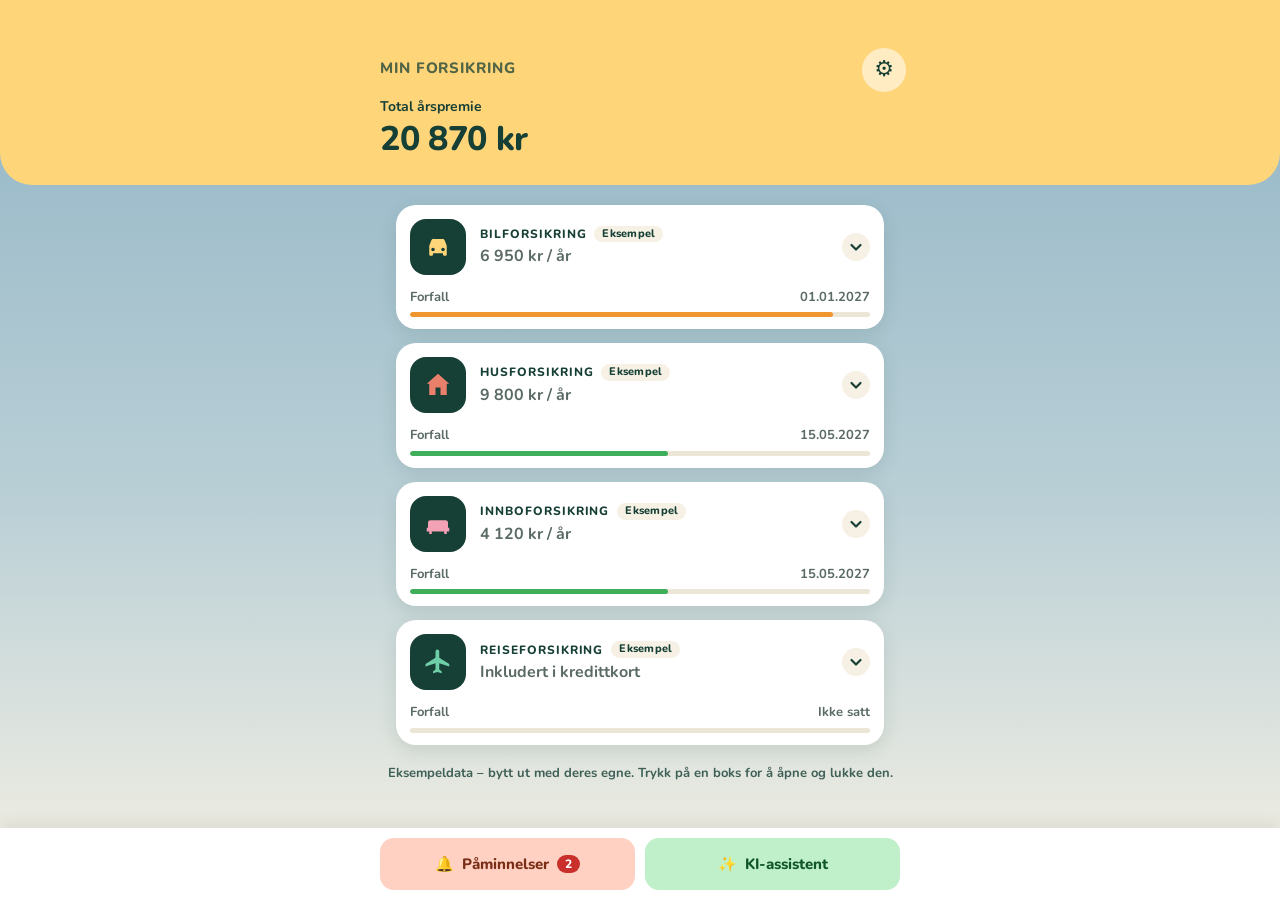
<file: index.html>
<!doctype html>
<html lang="nb">
<head>
<meta charset="utf-8">
<meta name="viewport" content="width=device-width, initial-scale=1, viewport-fit=cover">
<meta name="theme-color" content="#ffd57a">
<meta name="apple-mobile-web-app-capable" content="yes">
<meta name="mobile-web-app-capable" content="yes">
<meta name="apple-mobile-web-app-status-bar-style" content="default">
<meta name="apple-mobile-web-app-title" content="Forsikring">
<meta name="format-detection" content="telephone=no">
<meta name="description" content="Oversikt over bil-, hus-, innbo- og reiseforsikring.">
<title>Min Forsikring</title>
<link rel="manifest" href="manifest.webmanifest">
<link rel="icon" type="image/png" sizes="32x32" href="icons/favicon-32.png">
<link rel="apple-touch-icon" sizes="180x180" href="icons/apple-touch-icon.png">
<link rel="preload" href="fonts/nunito-800.woff2" as="font" type="font/woff2" crossorigin>
<link rel="stylesheet" href="css/app.css">
<script type="module" src="js/app.js"></script>
</head>
<body>
<div id="app"></div>

<nav class="tabbar" aria-label="Hovedmeny">
  <div class="tabbar-inner">
    <a href="#/paminnelser" class="tab tab-rem" id="tab-rem">
      <span aria-hidden="true">🔔</span> Påminnelser <span class="badge" id="badge" hidden></span>
    </a>
    <a href="#/ki" class="tab tab-ai" id="tab-ai">
      <span aria-hidden="true">✨</span> KI-assistent
    </a>
  </div>
</nav>

<div id="toast" class="toast" role="status" aria-live="polite"></div>

<noscript><p class="noscript">Min Forsikring trenger JavaScript for å virke.</p></noscript>
</body>
</html>
</file>
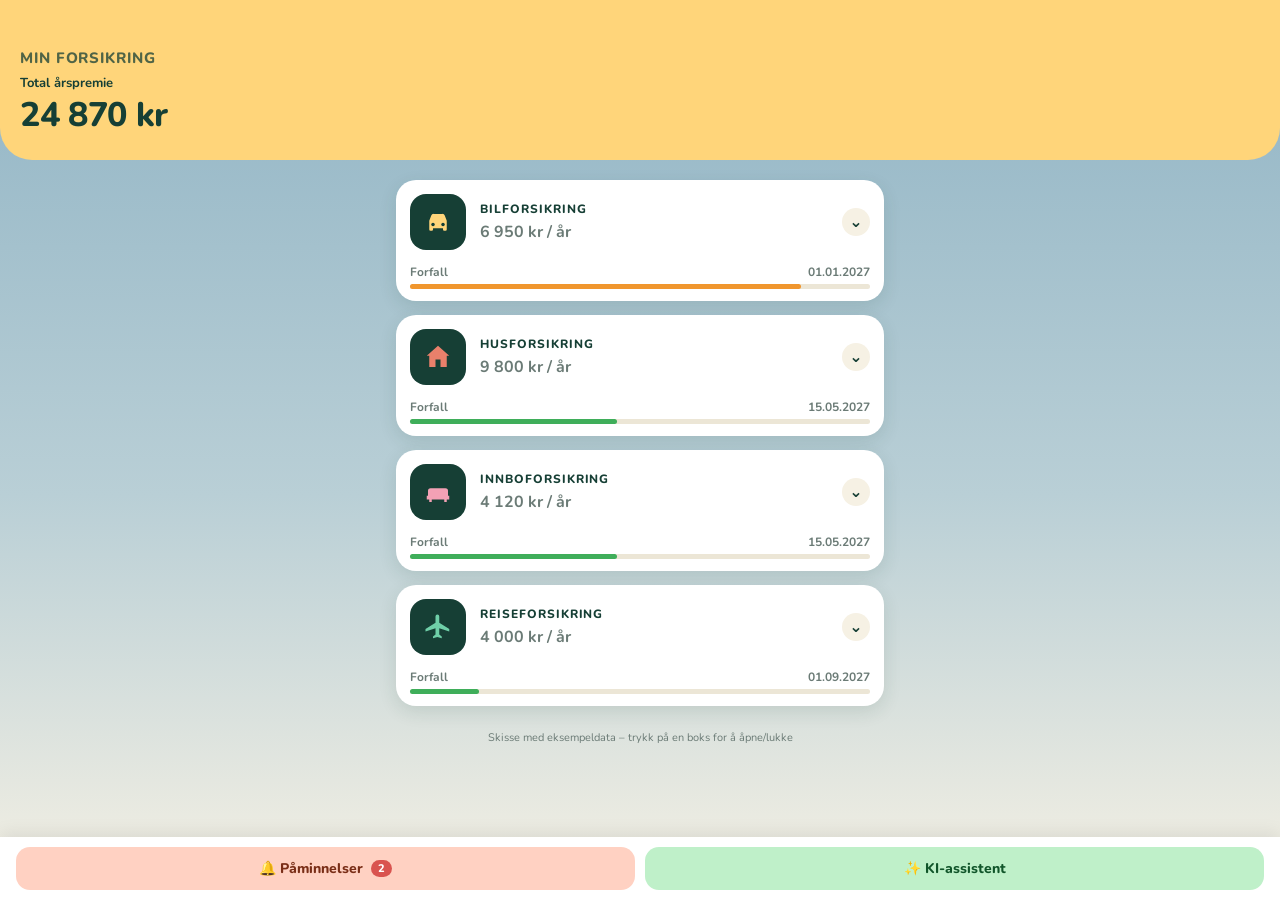
<file: skisse.html>
<!doctype html>
<html lang="no">
<head>
<meta charset="utf-8">
<meta name="viewport" content="width=device-width, initial-scale=1, viewport-fit=cover">
<title>Min Forsikring – skisse</title>
<link href="https://fonts.googleapis.com/css2?family=Nunito:wght@500;700;800&display=swap" rel="stylesheet">
<style>
:root{--sky:#8fb3c4;--sun:#ffd57a;--cream:#f6f1e4;--ink:#163f35;--card:#fff;--muted:#6b7b76;--green:#3fae5a;--orange:#f0962e;--red:#d9534f;--coral:#e9806b;--mint:#6fcfa8;--pink:#f3a1b5}
*{box-sizing:border-box;margin:0;padding:0}
body{font-family:Nunito,system-ui,sans-serif;background:linear-gradient(180deg,var(--sky) 0%,#b9cfd6 55%,var(--cream) 100%);min-height:100vh;color:var(--ink);padding-bottom:96px}
header{background:var(--sun);border-radius:0 0 32px 32px;padding:48px 20px 22px}
header h1{font-size:15px;font-weight:800;letter-spacing:.06em;text-transform:uppercase;opacity:.75}
.total{margin-top:6px;font-size:13px;font-weight:700}
.total b{display:block;font-size:34px;font-weight:800;letter-spacing:-.01em}
.next{margin-top:10px;font-size:13px;background:rgba(255,255,255,.55);display:inline-block;padding:6px 12px;border-radius:99px;font-weight:700}
main{padding:20px 16px;display:flex;flex-direction:column;gap:14px;max-width:520px;margin:0 auto}
.card{background:var(--card);border-radius:20px;box-shadow:0 6px 18px rgba(22,63,53,.12);overflow:hidden;cursor:pointer;transition:transform .15s}
.card:active{transform:scale(.98)}
.head{display:flex;align-items:center;gap:14px;padding:14px}
.icon{width:56px;height:56px;border-radius:16px;background:var(--ink);display:grid;place-items:center;flex:none}
.icon svg{width:30px;height:30px}
.meta{flex:1;min-width:0}
.meta .t{white-space:nowrap;overflow:hidden;text-overflow:ellipsis;font-weight:800;font-size:12px;letter-spacing:.08em;text-transform:uppercase}
.meta .s{font-size:15px;font-weight:700;margin-top:2px}
.meta .p{font-size:16px;color:var(--muted);font-weight:700;margin-top:4px}
.chev{width:28px;height:28px;border-radius:50%;background:var(--cream);display:grid;place-items:center;transition:transform .25s;font-weight:800}
.card.open .chev{transform:rotate(180deg)}
.bar{height:5px;background:#ece6d6;margin:0 14px 12px;border-radius:9px}
.bar i{display:block;height:100%;border-radius:9px;background:var(--green)}
.due{display:flex;justify-content:space-between;font-size:12px;color:var(--muted);margin:0 14px 4px;font-weight:700}
.body{max-height:0;overflow:hidden;transition:max-height .3s ease}
.card.open .body{max-height:600px}
.rows{border-top:1px solid #eee7d6;margin:0 14px;padding:10px 0}
.row{display:flex;justify-content:space-between;padding:7px 0;font-size:14px;border-bottom:1px dashed #eee7d6}
.row:last-child{border:0}
.row span{color:var(--muted)}
.row b{font-weight:800;text-align:right}
.actions{display:flex;gap:8px;padding:4px 14px 16px;flex-wrap:wrap}
.btn{flex:1;min-width:120px;border:0;border-radius:12px;padding:11px;font:800 13px Nunito,sans-serif;background:var(--cream);color:var(--ink)}
.btn.dark{background:var(--ink);color:#fff}
nav{position:fixed;bottom:0;left:0;right:0;background:#fff;display:flex;padding:10px 16px calc(10px + env(safe-area-inset-bottom));gap:10px;box-shadow:0 -4px 16px rgba(0,0,0,.08)}
nav a{flex:1;text-decoration:none;color:var(--ink);font-weight:800;font-size:14px;display:flex;align-items:center;justify-content:center;gap:8px;padding:12px;border-radius:14px}
nav a.r{background:#ffd1c2;color:#7a2e17} nav a.k{background:#bff0c9;color:#11552a}
.badge{background:var(--red);color:#fff;border-radius:99px;font-size:11px;padding:1px 7px}
.note{font-size:11px;text-align:center;color:var(--muted);margin-top:4px}
.view{display:none}.view.on{display:block}
.back{background:none;border:0;font:800 14px Nunito,sans-serif;color:var(--ink);opacity:.75;margin-bottom:6px;cursor:pointer}
header h2{font-size:30px;font-weight:800}
header .sub{font-size:14px;font-weight:700;opacity:.8;margin-top:2px}
nav a.on{outline:2px solid currentColor}
.icon.e{font-size:28px}
.list{padding:4px 0}
.li{display:flex;align-items:center;justify-content:space-between;gap:10px;padding:9px 0;border-bottom:1px dashed #eee7d6;font-size:14px}
.li:last-child{border:0}
.li span{color:var(--muted);font-weight:700}
.pill{font-size:12px;font-weight:800;padding:3px 9px;border-radius:99px;background:#e3f4e7;color:#1d6b33;white-space:nowrap}
.pill.w{background:#fde7cf;color:#9a520b}
.chips{display:flex;gap:6px;flex-wrap:wrap;padding:6px 0 4px}
.chip{border:1.5px solid #e2dccb;background:#fff;border-radius:99px;padding:6px 12px;font:800 13px Nunito,sans-serif;color:var(--ink)}
.chip.on{background:var(--ink);color:#fff;border-color:var(--ink)}
.lbl{font-size:12px;font-weight:800;letter-spacing:.06em;text-transform:uppercase;color:var(--muted);margin-top:10px}
input[type=checkbox]{width:20px;height:20px;accent-color:var(--ink)}
.meter{height:10px;border-radius:9px;background:#ece6d6;margin:8px 0 4px;overflow:hidden}.meter i{display:block;height:100%;background:var(--orange)}
.small{font-size:12px;color:var(--muted);font-weight:700}
.panel{background:#fff;border-radius:20px;box-shadow:0 6px 18px rgba(22,63,53,.12);padding:16px}
.panel h3{font-size:16px;font-weight:800;margin-bottom:4px}
.grid{display:grid;grid-template-columns:1fr 1fr;gap:8px;margin-top:10px}
.topic{border:0;border-radius:14px;padding:14px 10px;font:800 14px Nunito,sans-serif;background:#e6f6ea;color:#11552a;text-align:left}
.topic small{display:block;font-weight:700;font-size:11px;color:#3d7a52;margin-top:2px}
.topic.on{background:#11552a;color:#fff}.topic.on small{color:#cdeed6}
textarea{width:100%;min-height:84px;border:1.5px solid #e2dccb;border-radius:14px;padding:12px;font:600 15px Nunito,sans-serif;color:var(--ink);margin-top:10px;resize:vertical}
.prompt{background:var(--cream);border-radius:14px;padding:12px;font-size:12.5px;line-height:1.45;white-space:pre-wrap;margin-top:10px;max-height:190px;overflow:auto;font-family:ui-monospace,Menlo,monospace;color:#30443e}
.hide{display:none}
</style>
</head>
<body>
<!-- FORSIDE -->
<section id="home" class="view on">
<header>
  <h1>Min Forsikring</h1>
  <div class="total">Total årspremie<b>24 870 kr</b></div>
</header>
<main id="list"></main>
<p class="note">Skisse med eksempeldata – trykk på en boks for å åpne/lukke</p>
</section>

<!-- PÅMINNELSER -->
<section id="rem" class="view">
<header style="background:#ffd1c2">
  <button class="back" onclick="go('home')">← Oversikt</button>
  <h2>Påminnelser</h2>
  <div class="sub">2 ting trenger oppmerksomhet</div>
</header>
<main>
 <div class="card" onclick="this.classList.toggle('open')">
  <div class="head"><div class="icon e">🔔</div>
   <div class="meta"><div class="t">Fornyelser</div><div class="p">Bil fornyes om 63 dager</div></div><div class="chev">⌄</div></div>
  <div class="bar"><i style="width:85%;background:var(--orange)"></i></div>
  <div class="body"><div class="rows" onclick="event.stopPropagation()">
   <div class="list">
    <div class="li">Bilforsikring<span>01.01.2027</span><b class="pill w">63 dager</b></div>
    <div class="li">Husforsikring<span>15.05.2027</span><b class="pill">197 dager</b></div>
    <div class="li">Innboforsikring<span>15.05.2027</span><b class="pill">197 dager</b></div>
    <div class="li">Reiseforsikring<span>01.09.2027</span><b class="pill">306 dager</b></div>
   </div>
   <div class="lbl">Varsle meg før forfall</div>
   <div class="chips"><button class="chip">14 dager</button><button class="chip on">30 dager</button><button class="chip">60 dager</button><button class="chip">90 dager</button></div>
   <div class="small">Varselet vises her og som merke på knappen nederst. Kan også legges i kalenderen (iPhone/PC).</div>
  </div><div class="actions"><button class="btn">📅 Legg i kalender</button></div></div>
 </div>

 <div class="card" onclick="this.classList.toggle('open')">
  <div class="head"><div class="icon e">⚖️</div>
   <div class="meta"><div class="t">Årlig tilbud</div><div class="p">Sammenlign før 15. november</div></div><div class="chev">⌄</div></div>
  <div class="bar"><i style="width:25%"></i></div>
  <div class="body"><div class="rows" onclick="event.stopPropagation()">
   <div class="small" style="padding-top:4px">Hent tilbud fra andre selskap ca. 6 uker før forfall. Huk av når det er gjort i år.</div>
   <div class="list">
    <label class="li">Bilforsikring<input type="checkbox"></label>
    <label class="li">Husforsikring<input type="checkbox"></label>
    <label class="li">Innboforsikring<input type="checkbox"></label>
    <label class="li">Reiseforsikring<input type="checkbox" checked></label>
   </div>
  </div><div class="actions"><button class="btn dark">🔗 Åpne bytt.no</button></div></div>
 </div>

 <div class="card" onclick="this.classList.toggle('open')">
  <div class="head"><div class="icon e">🛋️</div>
   <div class="meta"><div class="t">Innboregister</div><div class="p">Sist oppdatert for 7 mnd siden</div></div><div class="chev">⌄</div></div>
  <div class="bar"><i style="width:60%;background:var(--orange)"></i></div>
  <div class="body"><div class="rows" onclick="event.stopPropagation()">
   <div class="list">
    <div class="li">Stue<span>14 gjenstander</span><b>210 000 kr</b></div>
    <div class="li">Kjøkken<span>9 gjenstander</span><b>145 000 kr</b></div>
    <div class="li">Soverom<span>8 gjenstander</span><b>96 000 kr</b></div>
    <div class="li">Kontor<span>6 gjenstander</span><b>88 000 kr</b></div>
    <div class="li">Bod/garasje<span>11 gjenstander</span><b>73 000 kr</b></div>
   </div>
   <div class="lbl">Registrert verdi mot forsikringssum</div>
   <div class="meter"><i style="width:41%"></i></div>
   <div class="small">612 000 kr registrert av 1 500 000 kr forsikringssum</div>
  </div><div class="actions"><button class="btn dark">＋ Legg til gjenstand</button><button class="btn">📷 Rom for rom</button></div></div>
 </div>
 <p class="note">Innboregisteret med bilder og kvitteringer lagres kun på denne enheten.</p>
</main>
</section>

<!-- KI-ASSISTENT -->
<section id="ai" class="view">
<header style="background:#bff0c9">
  <button class="back" onclick="go('home')">← Oversikt</button>
  <h2>KI-assistent</h2>
  <div class="sub">Spør om dekning, hull og egenandeler</div>
</header>
<main>
 <div class="panel">
  <h3>Hva lurer du på?</h3>
  <div class="small">Velg et tema, eller skriv et eget spørsmål.</div>
  <div class="grid">
   <button class="topic" onclick="pick(this)">🕳️ Hull<small>Hva er jeg ikke dekket for?</small></button>
   <button class="topic" onclick="pick(this)">🔁 Dobbeltdekning<small>Betaler jeg to ganger?</small></button>
   <button class="topic" onclick="pick(this)">💰 Egenandel<small>Lønner det seg å heve den?</small></button>
   <button class="topic" onclick="pick(this)">🚫 Unntak<small>Viktige begrensninger</small></button>
  </div>
  <textarea id="q" placeholder="F.eks. Jeg var i en bilulykke i går. Hva er jeg dekket for?"></textarea>
  <div class="chips">
   <button class="chip" onclick="ex(this)">Bilulykke – hva dekkes?</button>
   <button class="chip" onclick="ex(this)">Mistet mobilen på ferie</button>
   <button class="chip" onclick="ex(this)">Vannlekkasje på badet</button>
  </div>
  <div class="actions" style="padding:10px 0 0"><button class="btn dark" onclick="makePrompt()">✨ Lag spørsmål til Claude</button></div>
  <div id="out" class="hide">
   <div class="lbl">Ferdig tekst – med polisedataene dine</div>
   <div class="prompt" id="pr"></div>
   <div class="actions" style="padding:10px 0 0"><button class="btn">📋 Kopier</button><button class="btn dark">↗ Åpne Claude</button></div>
  </div>
 </div>
 <p class="note">Versjon 1: Teksten limes inn i Claude. Senere kan svaret komme direkte her.</p>
</main>
</section>

<nav>
  <a href="#" class="r" id="nr" onclick="go('rem');return false">🔔 Påminnelser <span class="badge">2</span></a>
  <a href="#" class="k" id="nk" onclick="go('ai');return false">✨ KI-assistent</a>
</nav>

<script>
const ic={
 bil:'<svg viewBox="0 0 24 24" fill="#ffd57a"><path d="M5 11l1.6-4.2A2 2 0 0 1 8.5 5.5h7a2 2 0 0 1 1.9 1.3L19 11v7a1 1 0 0 1-1 1h-1a1 1 0 0 1-1-1v-1H8v1a1 1 0 0 1-1 1H6a1 1 0 0 1-1-1z"/><circle cx="8" cy="14" r="1.4" fill="#163f35"/><circle cx="16" cy="14" r="1.4" fill="#163f35"/></svg>',
 hus:'<svg viewBox="0 0 24 24" fill="#e9806b"><path d="M12 3l9 8h-2v9h-5v-6h-4v6H5v-9H3z"/></svg>',
 innbo:'<svg viewBox="0 0 24 24" fill="#f3a1b5"><path d="M4 11a2 2 0 0 1 2-2h12a2 2 0 0 1 2 2v4H4zM3 15h18v3h-2v2h-2v-2H7v2H5v-2H3z"/></svg>',
 reise:'<svg viewBox="0 0 24 24" fill="#6fcfa8"><path d="M21 15.5v-2l-8-5V3.5a1.5 1.5 0 0 0-3 0V8.5l-8 5v2l8-2.5V18l-2 1.5V21l3.5-1 3.5 1v-1.5L13 18v-5z"/></svg>'
};
const data=[
 {k:'bil',t:'Bilforsikring',s:'If',p:6950,due:'01.01.2027',pct:85,warn:true,rows:[['Dekning','Fullkasko'],['Bonus','75 %'],['Egenandel','6 000 kr'],['Kjørelengde','16 000 km'],['Polisenr.','123 456 789']]},
 {k:'hus',t:'Husforsikring',s:'If',p:9800,due:'15.05.2027',pct:45,rows:[['Dekning','Fullverdi'],['Egenandel','8 000 kr'],['Areal','180 m²'],['Polisenr.','123 456 790']]},
 {k:'innbo',t:'Innboforsikring',s:'If',p:4120,due:'15.05.2027',pct:45,rows:[['Forsikringssum','1 500 000 kr'],['Egenandel','4 000 kr'],['Innboliste','Sist oppdatert mars 2026'],['Polisenr.','123 456 791']]},
 {k:'reise',t:'Reiseforsikring',s:'If',p:4000,due:'01.09.2027',pct:15,rows:[['Dekning','Familie, helårs'],['Varighet per reise','Inntil 70 dager'],['Område','Hele verden'],['Aldersgrense','Ingen'],['Kortforsikring','Visa via bank'],['Nødnummer','+47 21 49 24 00'],['Polisenr.','123 456 792']]}
];
const kr=n=>n.toLocaleString('nb-NO')+' kr';
document.getElementById('list').innerHTML=data.map(d=>`
<div class="card" onclick="this.classList.toggle('open')">
 <div class="head">
  <div class="icon">${ic[d.k]}</div>
  <div class="meta"><div class="t">${d.t}</div><div class="p">${kr(d.p)} / år</div></div>
  <div class="chev">⌄</div>
 </div>
 <div class="due"><span>Forfall</span><span>${d.due}</span></div>
 <div class="bar"><i style="width:${d.pct}%;background:${d.warn?'var(--orange)':'var(--green)'}"></i></div>
 <div class="body">
  <div class="rows">${d.rows.map(r=>`<div class="row"><span>${r[0]}</span><b>${r[1]}</b></div>`).join('')}</div>
  <div class="actions" onclick="event.stopPropagation()">
   <button class="btn">📄 Polise (PDF)</button>
   <button class="btn">🔗 Min side</button>
   <button class="btn dark">✏️ Rediger</button>
  </div>
 </div>
</div>`).join('');

function go(v){document.querySelectorAll('.view').forEach(e=>e.classList.toggle('on',e.id===v));
 nr.classList.toggle('on',v==='rem');nk.classList.toggle('on',v==='ai');scrollTo(0,0)}
function pick(b){document.querySelectorAll('.topic').forEach(t=>t.classList.remove('on'));b.classList.add('on')}
function ex(c){q.value={'Bilulykke – hva dekkes?':'Jeg var i en bilulykke i går. Hva er jeg dekket for?','Mistet mobilen på ferie':'Jeg mistet mobilen på ferie i Spania. Hvilken forsikring dekker dette, og hva blir egenandelen?','Vannlekkasje på badet':'Vi har fått vannlekkasje på badet. Hva dekker hus- og innboforsikringen?'}[c.textContent]}
function makePrompt(){if(!q.value)q.value='Jeg var i en bilulykke i går. Hva er jeg dekket for?';
 pr.textContent='Du er en norsk forsikringsrådgiver. Her er våre forsikringer:\n\n'+data.map(d=>'• '+d.t+' ('+d.s+'), '+kr(d.p)+'/år, forfall '+d.due+': '+d.rows.map(r=>r[0]+' '+r[1]).join(', ')).join('\n')+'\n\nSpørsmål: '+q.value+'\n\nSvar kort og konkret, og si hva jeg bør sjekke i vilkårene.';
 out.classList.remove('hide')}
</script>
</body>
</html>
</file>
<file: css/app.css>
/* Min Forsikring – design fra skisse.html
   Størrelser skrives som calc(N * var(--px)), der N er piksler i skissen.
   På iPhone følger 1rem tekststørrelsen i iOS-innstillingene (Dynamic Type),
   og --px justeres slik at standardstørrelsen blir lik skissen. */

/* Nunito lagres lokalt i /fonts, slik at appen virker uten nett (SIL Open Font License, se fonts/OFL.txt). */
@font-face { font-family: Nunito; font-style: normal; font-weight: 500; font-display: swap; src: url(../fonts/nunito-500.woff2) format("woff2"); }
@font-face { font-family: Nunito; font-style: normal; font-weight: 600 700; font-display: swap; src: url(../fonts/nunito-700.woff2) format("woff2"); }
@font-face { font-family: Nunito; font-style: normal; font-weight: 800 900; font-display: swap; src: url(../fonts/nunito-800.woff2) format("woff2"); }

:root {
  --sky: #8fb3c4;
  --sun: #ffd57a;
  --cream: #f6f1e4;
  --ink: #163f35;
  --card: #fff;
  --muted: #6b7b76;
  /* Litt mørkere variant av --muted for tekst, slik at kontrasten oppfyller WCAG AA */
  --muted-text: #5a6a65;
  --green: #3fae5a;
  --orange: #f0962e;
  --red: #d9534f;
  --coral: #e9806b;
  --mint: #6fcfa8;
  --pink: #f3a1b5;
  --line: #eee7d6;
  --track: #ece6d6;
  --rem-bg: #ffd1c2;
  --rem-ink: #7a2e17;
  --ai-bg: #bff0c9;
  --ai-ink: #11552a;
  --shadow: 0 6px 18px rgba(22, 63, 53, .12);
  --px: calc(1rem / 16);
  --nav-h: 72px;
  --font: Nunito, system-ui, -apple-system, "Segoe UI", Roboto, sans-serif;
}

/* iOS: bruk brukerens tekststørrelse. Standard er 17px, så skalaen justeres. */
@supports (font: -apple-system-body) and (-webkit-touch-callout: none) {
  html { font: -apple-system-body; }
  :root { --px: calc(1rem / 17); }
}

*, *::before, *::after { box-sizing: border-box; margin: 0; padding: 0; }

html { -webkit-text-size-adjust: 100%; text-size-adjust: 100%; }

body {
  font-family: var(--font);
  font-size: calc(15 * var(--px));
  line-height: 1.35;
  color: var(--ink);
  background-color: var(--cream);
  background-image: linear-gradient(180deg, var(--sky) 0%, #b9cfd6 55%, var(--cream) 100%);
  background-attachment: fixed;
  min-height: 100vh;
  min-height: 100dvh;
  padding-bottom: calc(var(--nav-h) + 24px + env(safe-area-inset-bottom));
  padding-left: env(safe-area-inset-left);
  padding-right: env(safe-area-inset-right);
  -webkit-tap-highlight-color: transparent;
}

button, input, select, textarea { font: inherit; color: inherit; }
button { cursor: pointer; }
a { color: inherit; }

:focus-visible { outline: 3px solid var(--ink); outline-offset: 2px; }
[tabindex="-1"]:focus { outline: none; }

.visually-hidden {
  position: absolute !important; width: 1px; height: 1px; overflow: hidden;
  clip: rect(0 0 0 0); white-space: nowrap;
}

/* ---------- Toppfelt ---------- */
.top {
  background: var(--sun);
  border-radius: 0 0 32px 32px;
  padding: max(48px, calc(env(safe-area-inset-top) + 20px)) 20px 22px;
}
.top-inner { max-width: 520px; margin: 0 auto; }
.top-row { display: flex; align-items: flex-start; justify-content: space-between; gap: 12px; }
.brand {
  font-size: calc(15 * var(--px));
  font-weight: 800;
  letter-spacing: .06em;
  text-transform: uppercase;
  opacity: .75;
  padding-top: 10px;
}
.total { margin-top: 6px; font-size: calc(14 * var(--px)); font-weight: 700; }
.total b {
  display: block;
  font-size: calc(34 * var(--px));
  font-weight: 800;
  letter-spacing: -.01em;
  font-variant-numeric: tabular-nums;
}
.icon-btn {
  width: 44px; height: 44px; flex: none;
  display: grid; place-items: center;
  border-radius: 50%;
  background: rgba(255, 255, 255, .55);
  border: 0;
  text-decoration: none;
  font-size: 22px;
  margin: 0 -6px 0 0;
}

.top.rem { background: var(--rem-bg); }
.top.ai { background: var(--ai-bg); }
.back {
  display: inline-flex; align-items: center;
  min-height: 44px; margin: -10px 0 0 -8px; padding: 0 8px;
  background: none; border: 0;
  font-weight: 800; font-size: calc(15 * var(--px));
  color: var(--ink); opacity: .8;
  text-decoration: none;
}
.top h2 { font-size: calc(30 * var(--px)); font-weight: 800; line-height: 1.15; }
.top .sub { font-size: calc(15 * var(--px)); font-weight: 700; opacity: .85; margin-top: 2px; }

/* ---------- Innhold ---------- */
.content {
  padding: 20px 16px;
  display: flex; flex-direction: column; gap: 14px;
  max-width: 520px; margin: 0 auto;
}

.note {
  font-size: calc(13 * var(--px));
  text-align: center;
  color: var(--ink);
  opacity: .8;
  margin: 0 16px;
  font-weight: 700;
}

/* ---------- Forsikringsbokser ---------- */
.card {
  background: var(--card);
  border-radius: 20px;
  box-shadow: var(--shadow);
  overflow: hidden;
  cursor: pointer;
  transition: transform .15s;
}
.card:has(.card-toggle:active) { transform: scale(.98); }

.card-toggle {
  display: block; width: 100%;
  background: none; border: 0; text-align: left;
  padding: 0 0 12px;
  border-radius: 20px;
}
.card-toggle:focus-visible { outline-offset: -3px; }

.head { display: flex; align-items: center; gap: 14px; padding: 14px; }
.icon {
  width: 56px; height: 56px; border-radius: 16px;
  background: var(--ink);
  display: grid; place-items: center; flex: none;
}
.icon svg { width: 30px; height: 30px; }
.icon.e { font-size: 28px; }
.meta { flex: 1; min-width: 0; display: block; }
.meta .t {
  display: flex; align-items: center; gap: 8px;
  font-weight: 800; font-size: calc(12 * var(--px));
  letter-spacing: .08em; text-transform: uppercase;
}
.meta .t .name { white-space: nowrap; overflow: hidden; text-overflow: ellipsis; }
.meta .p {
  display: block;
  font-size: calc(16 * var(--px)); color: var(--muted-text); font-weight: 700; margin-top: 4px;
}
.tag {
  flex: none;
  font-size: calc(11 * var(--px)); letter-spacing: .02em; text-transform: none;
  background: var(--cream); color: var(--ink);
  border-radius: 99px; padding: 1px 8px; font-weight: 800;
}
.chev {
  width: 28px; height: 28px; border-radius: 50%; flex: none;
  background: var(--cream);
  display: grid; place-items: center;
  transition: transform .25s;
}
.chev svg { width: 14px; height: 14px; }
.card.open .chev { transform: rotate(180deg); }

.due {
  display: flex; justify-content: space-between;
  font-size: calc(13 * var(--px)); color: var(--muted-text); font-weight: 700;
  margin: 0 14px 6px;
}
.bar { display: block; height: 5px; background: var(--track); margin: 0 14px; border-radius: 9px; overflow: hidden; }
.bar i { display: block; height: 100%; border-radius: 9px; background: var(--green); }
.bar i.warn { background: var(--orange); }
.bar i.over { background: var(--red); }

.body { max-height: 0; overflow: hidden; transition: max-height .3s ease; cursor: default; }
.card.open .body { max-height: none; }

.policy + .policy { border-top: 1px solid var(--line); }
.policy-title {
  margin: 12px 14px 0;
  font-size: calc(15 * var(--px)); font-weight: 800;
  display: flex; align-items: center; gap: 8px;
}
.rows { border-top: 1px solid var(--line); margin: 0 14px; padding: 10px 0; }
.policy-title + .rows { border-top: 0; padding-top: 4px; }
.row {
  display: flex; justify-content: space-between; gap: 12px;
  padding: 7px 0; font-size: calc(14 * var(--px));
  border-bottom: 1px dashed var(--line);
}
.row:last-child { border: 0; }
.row span { color: var(--muted-text); }
.row b { font-weight: 800; text-align: right; }
.row b.empty { color: var(--muted-text); font-weight: 700; font-style: italic; }

.phone {
  display: flex; align-items: center; justify-content: space-between; gap: 10px;
  margin: 2px 14px 10px; padding: 12px 14px;
  background: #fde3dc; color: #7a2e17;
  border-radius: 14px; text-decoration: none;
  min-height: 44px;
}
.phone small { display: block; font-size: calc(12 * var(--px)); font-weight: 800; text-transform: uppercase; letter-spacing: .06em; }
.phone b { font-size: calc(22 * var(--px)); font-weight: 800; }

.actions { display: flex; gap: 8px; padding: 4px 14px 16px; flex-wrap: wrap; }
.btn {
  flex: 1; min-width: 120px; min-height: 44px;
  border: 0; border-radius: 12px; padding: 11px;
  font-weight: 800; font-size: calc(14 * var(--px));
  background: var(--cream); color: var(--ink);
  display: inline-flex; align-items: center; justify-content: center; gap: 6px;
  text-decoration: none;
}
.btn.dark { background: var(--ink); color: #fff; }
.btn[aria-disabled="true"] { opacity: .7; }

/* ---------- Paneler (undersider) ---------- */
.panel { background: #fff; border-radius: 20px; box-shadow: var(--shadow); padding: 16px; }
.panel h3 { font-size: calc(17 * var(--px)); font-weight: 800; margin-bottom: 4px; }
.small { font-size: calc(14 * var(--px)); color: var(--muted-text); font-weight: 700; }

/* ---------- Påminnelser ---------- */
.list { padding: 4px 0; }
.li {
  display: flex; align-items: center; gap: 10px;
  padding: 10px 0; min-height: 44px;
  border-bottom: 1px dashed var(--line); font-size: calc(15 * var(--px));
}
.li:last-child { border: 0; }
.li-name { flex: 1; min-width: 0; font-weight: 700; }
.li-date { color: var(--muted-text); font-weight: 700; font-size: calc(14 * var(--px)); white-space: nowrap; }
.li-date.due-now { color: #9a520b; font-weight: 800; }
.li b { font-weight: 800; white-space: nowrap; }
.li.check { cursor: pointer; }
.pill {
  font-size: calc(13 * var(--px)); font-weight: 800; padding: 3px 10px; border-radius: 99px;
  background: #e3f4e7; color: #1d6b33; white-space: nowrap;
}
.pill.w { background: #fde7cf; color: #9a520b; }
.pill.r { background: #fbdcda; color: #9b241d; }
.pill.muted { background: #efece4; color: var(--muted-text); }
.lbl {
  font-size: calc(13 * var(--px)); font-weight: 800; letter-spacing: .06em;
  text-transform: uppercase; color: var(--muted-text); margin-top: 12px;
}
.chips { display: grid; grid-template-columns: repeat(4, 1fr); gap: 6px; padding: 8px 0 6px; }
.chip {
  min-height: 44px; padding: 8px 4px; white-space: nowrap;
  border: 1.5px solid #d9d2bf; background: #fff; border-radius: 99px;
  font-weight: 800; font-size: calc(14 * var(--px)); color: var(--ink);
}
.chip.on { background: var(--ink); color: #fff; border-color: var(--ink); }
input[type=checkbox] { width: 24px; height: 24px; accent-color: var(--ink); flex: none; cursor: pointer; }
.meter { height: 12px; border-radius: 9px; background: var(--track); margin: 8px 0 6px; overflow: hidden; }
.meter i { display: block; height: 100%; background: var(--orange); border-radius: 9px; }
.rows .small + .small { margin-top: 6px; }

/* ---------- KI-assistent ---------- */
.grid { display: grid; grid-template-columns: 1fr 1fr; gap: 8px; margin-top: 12px; }
.topic {
  border: 0; border-radius: 14px; padding: 14px 12px; min-height: 72px;
  font-weight: 800; font-size: calc(15 * var(--px));
  background: #e6f6ea; color: var(--ai-ink); text-align: left;
}
.topic small { display: block; font-weight: 700; font-size: calc(13 * var(--px)); color: #2f6b44; margin-top: 2px; }
.topic.on { background: var(--ai-ink); color: #fff; }
.topic.on small { color: #d6f2de; }
.ai-q {
  width: 100%; min-height: 96px; margin-top: 12px;
  border: 1.5px solid #d9d2bf; border-radius: 14px; padding: 12px;
  font-size: max(16px, calc(16 * var(--px))); font-weight: 600; line-height: 1.4;
  color: var(--ink); background: #fff; resize: vertical;
}
.ai-q:focus { border-color: var(--ink); outline: 2px solid var(--ink); outline-offset: 0; }
.ex-chips { display: flex; flex-wrap: wrap; gap: 8px; padding: 8px 0 2px; }
.ex-chips .chip { padding: 8px 14px; }
.prompt {
  background: var(--cream); border-radius: 14px; padding: 12px; margin-top: 8px;
  font-family: ui-monospace, Menlo, Consolas, monospace; font-size: calc(14 * var(--px));
  line-height: 1.45; white-space: pre-wrap; overflow-wrap: anywhere;
  max-height: 260px; overflow: auto; color: #2a3f39;
}
.prompt.answer { font-family: var(--font); max-height: none; }

/* ---------- Bunnmeny ---------- */
.tabbar {
  position: fixed; bottom: 0; left: 0; right: 0; z-index: 10;
  background: #fff;
  box-shadow: 0 -4px 16px rgba(0, 0, 0, .08);
  padding: 10px max(16px, env(safe-area-inset-right)) calc(10px + env(safe-area-inset-bottom)) max(16px, env(safe-area-inset-left));
}
.tabbar-inner { display: flex; gap: 10px; max-width: 520px; margin: 0 auto; }
.tab {
  flex: 1; min-height: 52px;
  display: flex; align-items: center; justify-content: center; gap: 8px;
  padding: 12px; border-radius: 14px;
  text-decoration: none; font-weight: 800; font-size: calc(15 * var(--px));
  border: 2px solid transparent;
}
.tab-rem { background: var(--rem-bg); color: var(--rem-ink); }
.tab-ai { background: var(--ai-bg); color: var(--ai-ink); }
.tab.on { border-color: currentColor; }
.badge {
  background: #c9302c; color: #fff;
  border-radius: 99px; font-size: calc(12 * var(--px)); padding: 1px 8px;
  min-width: 22px; text-align: center;
}

/* ---------- Redigeringsark ---------- */
body.sheet-open { overflow: hidden; }
body.sheet-open .tabbar { visibility: hidden; }

.sheet {
  position: fixed; inset: 0; z-index: 20;
  background: var(--cream);
  overflow-y: auto; -webkit-overflow-scrolling: touch;
  overscroll-behavior: contain;
  animation: sheet-up .3s ease;
}
@keyframes sheet-up { from { transform: translateY(100%); } to { transform: none; } }

.sheet-form { min-height: 100%; display: flex; flex-direction: column; }
.sheet-head {
  background: var(--sun);
  border-radius: 0 0 24px 24px;
  padding: max(24px, calc(env(safe-area-inset-top) + 14px)) 20px 18px;
}
.sheet-head-inner, .sheet-body, .sheet-foot-inner { max-width: 520px; margin: 0 auto; width: 100%; }
.sheet-kicker {
  font-size: calc(13 * var(--px)); font-weight: 800; letter-spacing: .06em;
  text-transform: uppercase; opacity: .75;
}
.sheet-head h2 { font-size: calc(28 * var(--px)); font-weight: 800; line-height: 1.15; }

.sheet-body { flex: 1; padding: 16px; display: flex; flex-direction: column; gap: 14px; }

.group {
  border: 0; background: #fff; border-radius: 20px; box-shadow: var(--shadow);
  padding: 6px 16px 16px; min-width: 0;
}
.group > legend {
  float: left; width: 100%;
  padding: 12px 0 4px;
  font-size: calc(13 * var(--px)); font-weight: 800; letter-spacing: .06em;
  text-transform: uppercase; color: var(--muted-text);
}
.group > legend + * { clear: both; }

.field { margin-top: 12px; border: 0; min-width: 0; }
.field > label, .field .label {
  display: block; margin-bottom: 6px; padding: 0;
  font-size: calc(15 * var(--px)); font-weight: 800; color: var(--ink);
}
.field input:not([type=radio]):not([type=checkbox]), .field select, .field textarea {
  width: 100%; min-height: 48px;
  border: 1.5px solid #d9d2bf; border-radius: 12px;
  padding: 10px 12px; background: #fff;
  /* minst 16px, ellers zoomer iPhone inn når feltet får fokus */
  font-size: max(16px, calc(17 * var(--px))); font-weight: 600; color: var(--ink);
  -webkit-appearance: none; appearance: none;
}
.field textarea { min-height: 84px; resize: vertical; line-height: 1.4; }
.field select {
  background-image: url("data:image/svg+xml,%3Csvg xmlns='http://www.w3.org/2000/svg' viewBox='0 0 14 14'%3E%3Cpath d='M2.5 5l4.5 4.5L11.5 5' fill='none' stroke='%23163f35' stroke-width='2.2' stroke-linecap='round' stroke-linejoin='round'/%3E%3C/svg%3E");
  background-repeat: no-repeat; background-position: right 14px center; background-size: 14px;
  padding-right: 40px;
}
.field input[type=date] { display: block; text-align: left; }
.field input::placeholder, .field textarea::placeholder { color: #8a948f; font-weight: 600; }
.field input:focus, .field select:focus, .field textarea:focus { border-color: var(--ink); outline: 2px solid var(--ink); outline-offset: 0; }
.hint { font-size: calc(14 * var(--px)); color: var(--muted-text); font-weight: 600; margin-top: 4px; }
.field.invalid input, .field.invalid select { border-color: #a5281f; }
.error { font-size: calc(14 * var(--px)); color: #a5281f; font-weight: 800; margin-top: 4px; }

.with-suffix { position: relative; }
.with-suffix input { padding-right: 64px !important; }
.with-suffix span {
  position: absolute; right: 12px; top: 50%; transform: translateY(-50%);
  font-weight: 800; color: var(--muted-text); pointer-events: none;
  font-size: calc(15 * var(--px));
}

.choices { display: flex; flex-wrap: wrap; gap: 8px; }
.choice-opt { position: relative; flex: 1; min-width: 88px; }
.choice-opt input { position: absolute; opacity: 0; inset: 0; width: 100%; height: 100%; margin: 0; cursor: pointer; }
.choice-opt span {
  display: flex; align-items: center; justify-content: center;
  min-height: 48px; padding: 8px 12px;
  border: 1.5px solid #d9d2bf; border-radius: 12px; background: #fff;
  font-weight: 800; font-size: calc(15 * var(--px));
}
.choice-opt input:checked + span { background: var(--ink); border-color: var(--ink); color: #fff; }
.choice-opt input:focus-visible + span { outline: 3px solid var(--ink); outline-offset: 2px; }

.valuables { display: flex; flex-direction: column; gap: 8px; margin-top: 8px; }
.valuable { display: grid; grid-template-columns: 1fr 9.5em 48px; gap: 8px; align-items: center; }
.valuable input {
  width: 100%; min-height: 48px; border: 1.5px solid #d9d2bf; border-radius: 12px;
  padding: 10px 12px; font-size: max(16px, calc(17 * var(--px))); font-weight: 600; background: #fff;
}
.valuable .with-suffix input { padding-right: 36px !important; }
.btn.icon-only { min-width: 48px; width: 48px; min-height: 48px; padding: 0; flex: none; }

.btn.wide { width: 100%; flex: none; }
.btn.danger { background: #a5281f; color: #fff; }
.btn.danger-outline { background: transparent; color: #a5281f; border: 2px solid #a5281f; margin-top: 4px; }

.sheet-foot {
  position: sticky; bottom: 0; z-index: 1;
  background: #fff; box-shadow: 0 -4px 16px rgba(0, 0, 0, .08);
  padding: 10px 16px calc(10px + env(safe-area-inset-bottom));
  margin-top: 8px;
}
.sheet-foot-inner { display: flex; gap: 10px; }
.sheet-foot .btn { min-height: 52px; font-size: calc(16 * var(--px)); }

/* ---------- Dokumenter ---------- */
[hidden] { display: none !important; }

.docs { margin: -6px 14px 14px; padding: 12px; background: var(--cream); border-radius: 14px; display: flex; flex-direction: column; gap: 10px; }
.help { background: #fff; border-radius: 12px; padding: 12px 14px; font-size: calc(15 * var(--px)); }
.help ol { margin: 6px 0 10px 1.3em; }
.help li { margin: 4px 0; }
.help .btn { min-width: 0; width: 100%; background: var(--cream); }
.doc-list { list-style: none; display: flex; flex-direction: column; gap: 8px; }
.doc-list li { display: flex; gap: 8px; align-items: stretch; }
.doc {
  flex: 1; min-width: 0; min-height: 56px;
  display: flex; align-items: center; gap: 10px;
  padding: 8px 12px; border: 0; border-radius: 12px; background: #fff; text-align: left;
}
.doc-icon { font-size: 24px; flex: none; }
.doc-text { min-width: 0; }
.doc-text b { display: block; font-size: calc(15 * var(--px)); font-weight: 800; overflow: hidden; text-overflow: ellipsis; white-space: nowrap; }
.doc-text small { display: block; font-size: calc(13 * var(--px)); color: var(--muted-text); font-weight: 700; }
.doc-list .btn.icon-only { background: #fff; min-height: 56px; width: 56px; }

.file-pick { display: block; cursor: pointer; }
.file-pick .btn { min-height: 52px; font-size: calc(16 * var(--px)); background: var(--cream); }
.file-pick:focus-within .btn { outline: 3px solid var(--ink); outline-offset: 2px; }
.dialog .field:first-of-type { margin-top: 14px; }
.dialog .small { margin-top: 2px; }

/* ---------- Innboregister ---------- */
.item-list { list-style: none; margin: 0 14px; border-top: 1px solid var(--line); padding: 6px 0; }
.item-list li + li { border-top: 1px dashed var(--line); }
.item {
  display: flex; align-items: center; gap: 12px; min-height: 60px; padding: 8px 0;
  text-decoration: none; color: var(--ink);
}
.thumb {
  width: 48px; height: 48px; flex: none; border-radius: 12px; overflow: hidden;
  background: var(--cream); display: grid; place-items: center; font-size: 22px;
}
.thumb img { width: 100%; height: 100%; object-fit: cover; display: block; }
.item-text { flex: 1; min-width: 0; }
.item-text b { display: block; font-weight: 800; font-size: calc(15 * var(--px)); overflow: hidden; text-overflow: ellipsis; white-space: nowrap; }
.item-text small { display: block; font-size: calc(13 * var(--px)); color: var(--muted-text); font-weight: 700; }
.item-value { font-weight: 800; white-space: nowrap; font-size: calc(15 * var(--px)); }
.room-empty { margin: 0 14px; padding: 12px 0; border-top: 1px solid var(--line); }

.photo-box { display: flex; gap: 12px; align-items: stretch; margin-top: 12px; }
.photo-preview {
  width: 112px; height: 112px; flex: none; border-radius: 14px; overflow: hidden;
  background: var(--cream); display: grid; place-items: center; font-size: 36px;
}
.photo-preview img { width: 100%; height: 100%; object-fit: cover; display: block; }
.file-actions { flex: 1; display: flex; flex-direction: column; gap: 8px; min-width: 0; }
.file-actions .btn { min-width: 0; }
.group .note { margin: 0; }
.content > .btn.wide { background: #fff; box-shadow: var(--shadow); min-height: 52px; font-size: calc(15 * var(--px)); }

/* ---------- Innstillinger ---------- */
.stack { display: flex; flex-direction: column; gap: 10px; margin-top: 12px; }
.info {
  margin-top: 10px; padding: 10px 12px; border-radius: 12px;
  background: var(--cream); font-size: calc(14 * var(--px)); font-weight: 700;
}
.info.warn { background: #fde7cf; color: #7a4108; }
.check-row { display: flex; gap: 10px; align-items: flex-start; margin-top: 14px; font-weight: 700; cursor: pointer; font-size: calc(15 * var(--px)); }
.check-row input { margin-top: 1px; }
.diff { margin: 10px 0 0 1.2em; font-size: calc(15 * var(--px)); }
.diff li { margin: 4px 0; }
.steps { margin: 8px 0 10px 1.3em; font-size: calc(16 * var(--px)); }
.steps li { margin: 6px 0; }
.dialog .dialog-actions .btn { min-width: 0; }

/* ---------- Dokumentvisning (hjemskjerm-app på iPhone) ---------- */
.viewer {
  width: 100%; height: 100%; max-width: none; max-height: none; margin: 0;
  border: 0; padding: 0; background: #2b2f2e;
}
.viewer[open] { display: flex; flex-direction: column; }
.viewer::backdrop { background: #2b2f2e; }
.viewer-bar {
  display: flex; align-items: center; gap: 8px; background: #fff;
  padding: max(10px, env(safe-area-inset-top)) 12px 10px;
}
.viewer-bar .btn { flex: none; min-width: 0; padding: 10px 14px; }
.viewer-title { flex: 1; min-width: 0; overflow: hidden; text-overflow: ellipsis; white-space: nowrap; text-align: center; font-size: calc(15 * var(--px)); }
.viewer-body { flex: 1; overflow: auto; -webkit-overflow-scrolling: touch; padding-bottom: env(safe-area-inset-bottom); }
.viewer-body img { display: block; width: 100%; height: auto; }
.viewer-body.pdf { padding: 8px 8px calc(8px + env(safe-area-inset-bottom)); }
.viewer-body .pdf-page { display: block; width: 100%; height: auto; background: #fff; margin: 0 auto 8px; box-shadow: 0 2px 8px rgba(0, 0, 0, .3); }
.viewer-status { color: #fff; text-align: center; font-weight: 700; padding: 16px; font-size: calc(15 * var(--px)); }

/* ---------- Dialog ---------- */
.dialog {
  border: 0; border-radius: 20px; padding: 22px 20px 18px;
  width: calc(100% - 32px); max-width: 400px; margin: auto;
  color: var(--ink); background: #fff;
  box-shadow: 0 20px 50px rgba(0, 0, 0, .3);
}
.dialog::backdrop { background: rgba(22, 63, 53, .45); }
.dialog h2 { font-size: calc(20 * var(--px)); font-weight: 800; }
.dialog p { margin-top: 8px; font-size: calc(16 * var(--px)); }
.dialog-actions { display: flex; gap: 10px; margin-top: 18px; flex-wrap: wrap; }
.dialog-actions .btn { min-height: 48px; font-size: calc(15 * var(--px)); }

/* ---------- Melding (toast) ---------- */
.toast {
  position: fixed; left: 16px; right: 16px; z-index: 30;
  bottom: calc(var(--nav-h) + 20px + env(safe-area-inset-bottom));
  max-width: 488px; margin: 0 auto;
  background: var(--ink); color: #fff;
  padding: 14px 16px; border-radius: 14px;
  font-weight: 700; font-size: calc(15 * var(--px));
  box-shadow: 0 8px 24px rgba(0, 0, 0, .2);
  opacity: 0; transform: translateY(10px); pointer-events: none;
  transition: opacity .2s, transform .2s;
}
.toast.show { opacity: 1; transform: none; }
.toast.error { background: #a5281f; }

.noscript { padding: 40px 20px; text-align: center; font-weight: 800; }

@media (prefers-reduced-motion: reduce) {
  *, *::before, *::after { transition: none !important; animation: none !important; }
}
</file>
